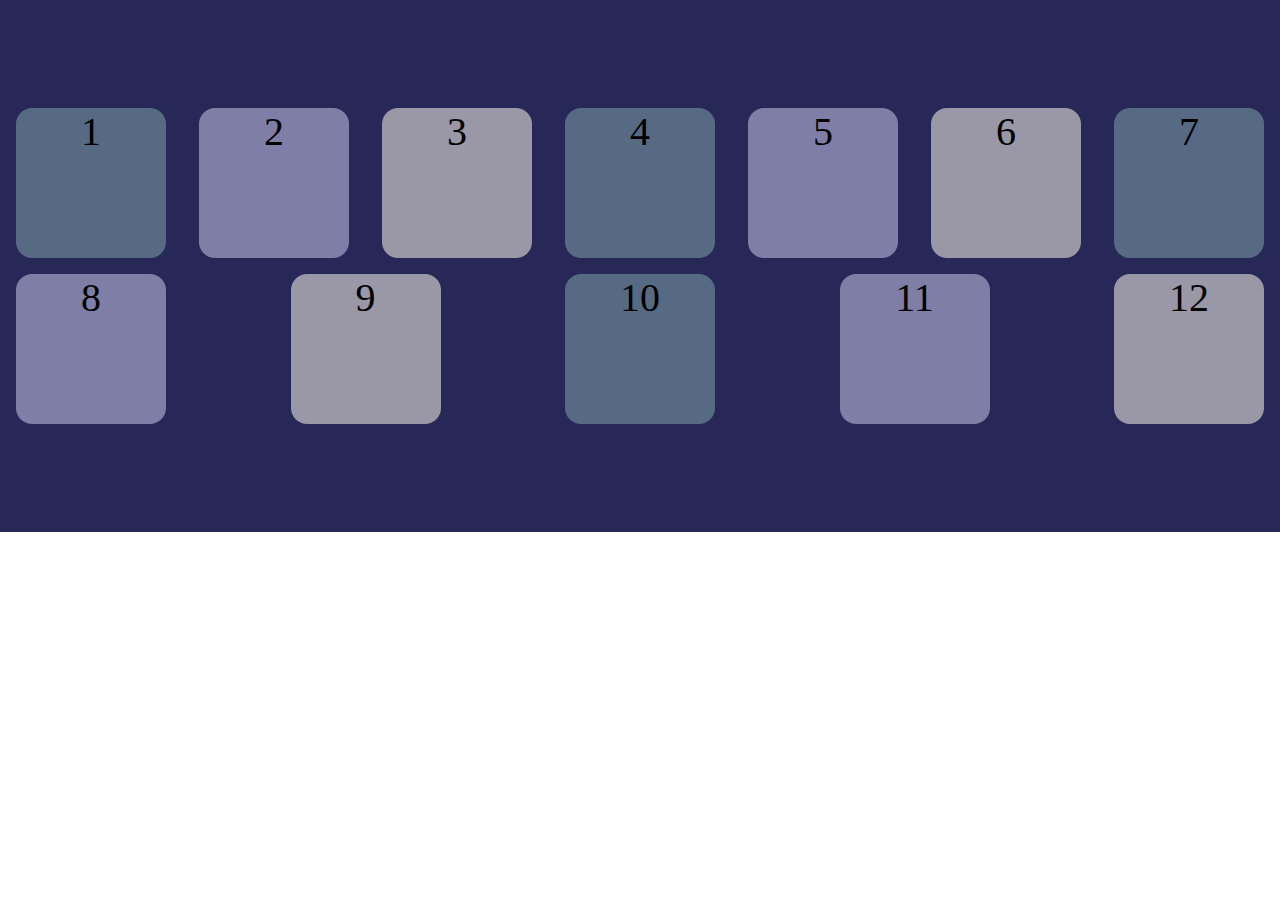
<file: Aulas/flexbox/index.html>
<!DOCTYPE html>
<html lang="pt-br">
<head>
    <meta charset="UTF-8">
    <meta http-equiv="X-UA-Compatible" content="IE=edge">
    <meta name="viewport" content="width=device-width, initial-scale=1.0">
    <title>FlexBox</title>
    <style>
       *{
            margin: 0;
        }
        .container{
            background-color: #1a1b4df1;
            padding: 16px;
            height: 500px;
            display: flex;
            flex-direction: row;
            justify-content: space-between;
            align-items: flex-end;
            flex-wrap: wrap;
            align-content: center;
            row-gap: 16px;
            column-gap: 16px;

        }
        .caixa1{
            background-color: #566a83;
            height: 150px;
            width: 150px;
            text-align: center;
            font-size: 40px;
            border-radius: 16px;
        }
        .caixa2{
            background-color: #7e7ea7;
            height: 150px;
            width: 150px;
            text-align: center;
            font-size: 40px;
            border-radius: 16px;
        }
        .caixa3{
            background-color: #9a98a7;
            height: 150px;
            width: 150px;
            text-align: center;
            font-size: 40px;
            border-radius: 16px;
        }

    </style>
</head>
<body>
    <main class="container">
        <div class="caixa1">1</div>
        <div class="caixa2">2</div>
        <div class="caixa3">3</div>

        <div class="caixa1">4</div> 
        <div class="caixa2">5</div>
        <div class="caixa3">6</div>
        
        <div class="caixa1">7</div>
        <div class="caixa2">8</div>
        <div class="caixa3">9</div>

        <div class="caixa1">10</div>
        <div class="caixa2">11</div>
        <div class="caixa3">12</div>
    </main>
</body>
</html>
</file>
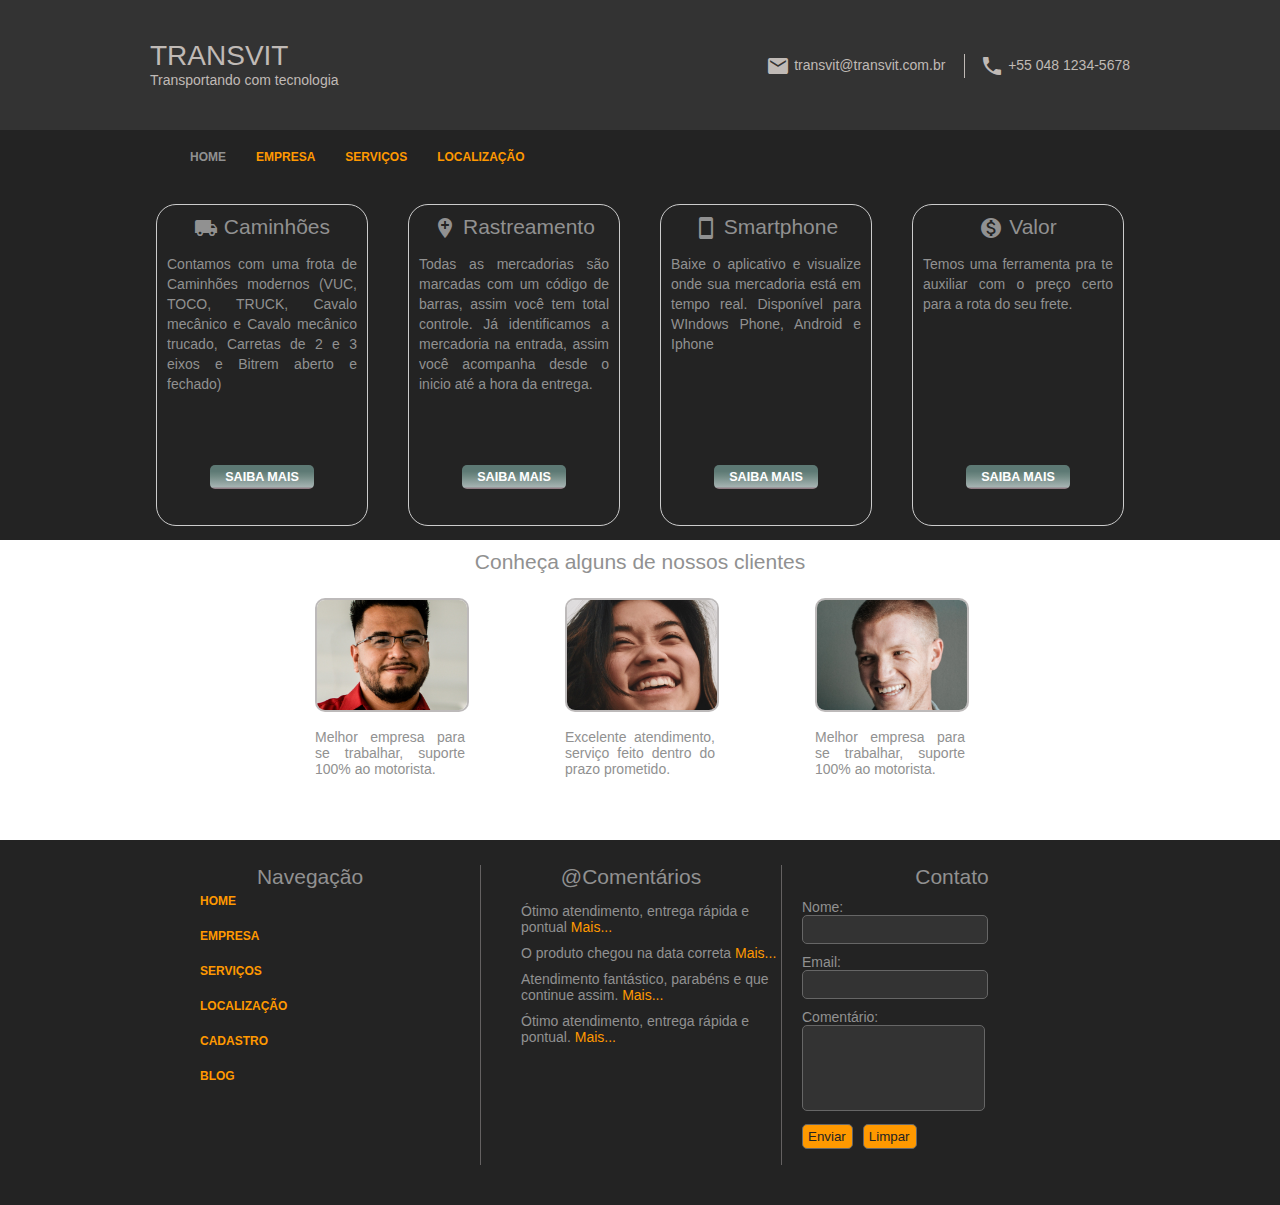
<file: Aulas/Transportadora/index.html>
<!DOCTYPE html>
<html lang="pt-br">
<head>
    <meta charset="UTF-8">
    <meta name="viewport" content="width=device-width, initial-scale=1.0">
    <title>Transportadora</title>
    <link href="transvit.css" rel="stylesheet" type="text/css">
    <link href="https://fonts.googleapis.com/css2?family=Material+Icons" rel="stylesheet" type="text/css"/>
    <link rel="shortcut icon" href="img/favicon.png" type="image/x-icon" />
</head>
<body>
    <!--cabeçalho-->
    <div id="topo">
        <header>
            <div id="grupo">
                <h1><a href="index.html">TRANSVIT</a></h1>
                <h2>Transportando com tecnologia</h2>
            </div>
            <div id="header-contato">
                <ul>
                    <li>
                        <span class="material-icons">mail</span>
                        <a href="#">transvit@transvit.com.br</a>
                    </li>
                    <li>
                        <span class="material-icons">call</span>
                        +55 048 1234-5678
                    </li>
                </ul>
            </div>
        </header>
        <!--fim do cabeçalho-->
    </div>
<!--inicio do menu-->
<nav class="home">
    <ul>
        <li class="link_home">
            <a href="index.html" title="Página inicial">Home</a>
        </li>
        <li class="link_empresa">
            <a href="empresa.html" title="Nossa empresa">Empresa</a>
        </li>
        <li>
            <a href="servico.html" title="Serviços">Serviços</a>
        </li>
        <li>
            <a href="localizacao.html" title="Localizaçao">Localização</a>
        </li>
    </ul>
</nav>
<!--fim menu-->
<!--conteúdo-->
    <main>
        <section class="sectionMain">
            <article>
                <h1>
                    <span class="material-icons">local_shipping</span>
                    Caminhões
                </h1>
                <p>
                    Contamos com uma frota de Caminhões modernos
                    (VUC, TOCO, TRUCK, Cavalo mecânico e Cavalo
                    mecânico trucado, Carretas de 2 e 3 eixos
                    e Bitrem aberto e fechado)
                </p>
            </article>
            <footer>
                <a href="#" class="botao saiba_mais_caminhoes">
                    Saiba mais 
                </a>
            </footer>
        </section>
        <section class="sectionMain">
            <article>
                <h1>
                    <span class="material-icons">add_location</span>
                    Rastreamento
                </h1>
                <p>
                    Todas as mercadorias são marcadas com um código
                    de barras, assim você tem total controle. Já identificamos
                    a mercadoria na entrada, assim você acompanha desde o inicio
                    até a hora da entrega.
                </p>
            </article>
            <footer>
                <a href="#" class="botao saiba_mais_rastreamento">
                    Saiba mais 
                </a>
            </footer>
        </section>
        <section class="sectionMain">
            <article>
                <h1>
                    <span class="material-icons">smartphone</span>
                    Smartphone
                </h1>
                <p>
                    Baixe o aplicativo e visualize onde sua mercadoria está 
                    em tempo real. Disponível para WIndows Phone, Android e Iphone
                </p>
            </article>
            <footer>
                <a href="#" class="botao saiba_mais_smartphone">
                    Saiba mais 
                </a>
            </footer>
        </section>
        <section class="sectionMain">
            <article>
                <h1>
                    <span class="material-icons">monetization_on</span>
                    Valor
                </h1>
                <p>
                    Temos uma ferramenta pra te auxiliar com o preço certo para a rota do seu frete.
                </p>
            </article>
            <footer>
                <a href="#" class="botao saiba_mais_valor">
                    Saiba mais 
                </a>
            </footer>
        </section>
    </main>
    <section id="sectionCliente">
        <h1>Conheça alguns de nossos clientes</h1>
        <div id="conteudoCliente">
            <article>
                <figure>
                    <img src="img/feliz1.jpg" >
                    <figcaption class="text-cliente">
                        <p> 
                            Melhor empresa para se trabalhar, suporte 100% ao motorista.
                        </p>
                    </figcaption>
                </figure>
            </article>
            <article>
                <figure>
                    <img src="img/feliz3.jpg" >
                    <figcaption class="text-cliente">
                        <p> Excelente atendimento, serviço feito dentro do prazo prometido.
                        </p>
                    </figcaption>
                </figure>
            </article>
            <article>
                <figure>
                    <img src="img/feliz2.jpg" >
                    <figcaption class="text-cliente">
                        <p> Melhor empresa para se trabalhar, suporte 100% ao motorista.</p>
                    </figcaption>
                </figure>
            </article>
            </article>
        </div>
    </section>
    <!--fim do conteudo-->
    <!--inicio do rodape-->
    <div id="container_footer">
        <footer id="rodape">   
            <nav id="rodape_nav">
                <h2 class="rodape_title">Navegação</h2>
                <ul>
                    <li><a href="index.html">Home</a></li>
                    <li><a href="empresa.html">Empresa</a></li>
                    <li><a href="servico.html">Serviços</a></li>
                    <li><a href="localizacao.html">Localização</a></li>
                    <li><a href="cadastro.html">Cadastro</a></li>
                    <li><a href="#">Blog</a></li>
                </ul>
            </nav>
            <div id="rodape_comentarios">
                <h2 class="rodape_title">@Comentários</h2>
                <ul>
                    <li>
                        <span>Ótimo atendimento, entrega rápida e pontual</span>
                        <a href="#">Mais...</a>
                    </li>
                    <li>
                        <span>O produto chegou na data correta</span>
                        <a href="#">Mais...</a>
                    </li>
                    <li>
                        <span>Atendimento fantástico, parabéns e que continue assim.</span>
                        <a href="#">Mais...</a>
                    </li>
                    <li>
                        <span>Ótimo atendimento, entrega rápida e pontual.</span>
                        <a href="#">Mais...</a>
                    </li>
                </ul>
            </div>
            <div id="caixa_formulario">
                <form action="" method="post">
                    <h2 class="rodape_title">Contato</h2>
                    <label>Nome:</label>
                    <input type="text" name="nome" minlength="4" >

                    <label>Email:</label>
                    <input type="email" name="email" minlength="30" >
                    
                    <label>Comentário:</label>
                    <textarea name="comentario" maxlength="140"></textarea>
                    <div id="botoes">
                        <input type="submit" value="Enviar">
                        <input type="reset" value="Limpar">
                    </div>
                </form>
            </div>
        </footer>
    </div>
    </body>
</html>
</file>
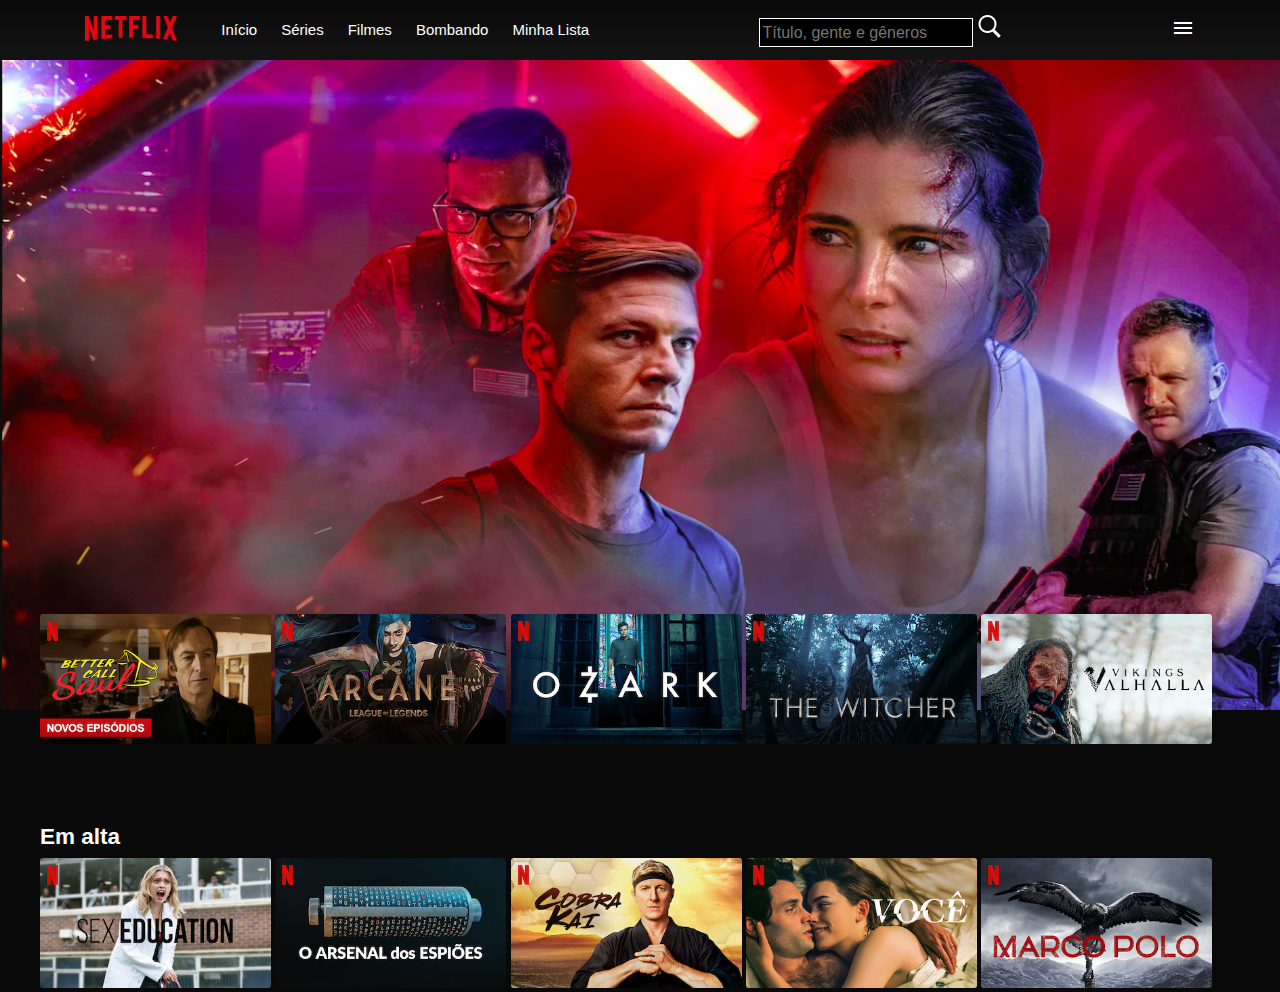
<file: Netflix/layoutPadrao/index.html>
<!DOCTYPE html>
<html lang="pt-br">
    <head>
        <meta charset="UTF-8">
        <meta http-equiv="X-UA-Compatible" content="IE=edge">
        <meta name="viewport" content="width=device-width, initial-scale=1.0">
        <title>Início-Netflix</title>
        <link rel="icon" type="image/x-icon" href="icon1.png">
        <link href="layout.css" rel="stylesheet" type="text/css" />
        <link rel="stylesheet" href="https://fonts.googleapis.com/css2?family=Material+Symbols+Outlined:opsz,wght,FILL,GRAD@48,400,0,0" />
    </head>
    <body>
        <header>
            <div class="mainHeader">
                <img src="netflix-logo-5-192x60.png" height="25" title="netflix"></div>
                <ul class="menu">
                <li id="navegacao"> 
                    <a>Início</a>
                </li>
                <li id="navegacao">
                    <a>Séries</a>
                </li>
                <li id="navegacao">
                    <a>Filmes</a>
                </li>
                <li id="navegacao">
                    <a>Bombando</a>
                </li>
                <li id="navegacao">
                    <a>Minha Lista</a>
                </li>
            </ul>
            <div>
                <form action="">
                    <input id="pesquisa" type="text" placeholder="Título, gente e gêneros"> 
                    <img src="pesquisa.png">
                </form>
            </div>
            <div>
                <span class="material-symbols-outlined">
                    menu
                    </span>
            </div>
        </header>
        <main>
            <div>
               <img src="banner.png" id="banner"  alt="imagem banner">
            </div> 
            <div class="slide1"> 
                <img src="/Netflix/imagem/img1.jpg" id="imagem_slide"  alt="imagem um">
                <img src="/Netflix/imagem/img2.jpg"  id="imagem_slide"  alt="imagem dois">
                <img src="/Netflix/imagem/img3.jpg"  id="imagem_slide"  alt="imagem três">
                <img src="/Netflix/imagem/img4.jpg"  id="imagem_slide"  alt="imagem quatro">
                <img src="/Netflix/imagem/img5.jpg"  id="imagem_slide"  alt="imagem cinco  ">
                
            </div>
            <div class="titulo">
                <h2>Em alta</h2>
            </div>
            <div class="slide2">
                <img src="/Netflix/imagem/img6.jpg"  id="imagem_slide"  alt="imagem cinco  ">
                <img src="/Netflix/imagem/img7.jpg"  id="imagem_slide"  alt="imagem cinco  ">
                <img src="/Netflix/imagem/img8.jpg"  id="imagem_slide"  alt="imagem cinco  ">
                <img src="/Netflix/imagem/img9.jpg"  id="imagem_slide"  alt="imagem cinco  ">
                <img src="/Netflix/imagem/img10.jpg"  id="imagem_slide"  alt="imagem cinco  ">  
            
            </div>
        </main>
    </body>        
</html
</file>
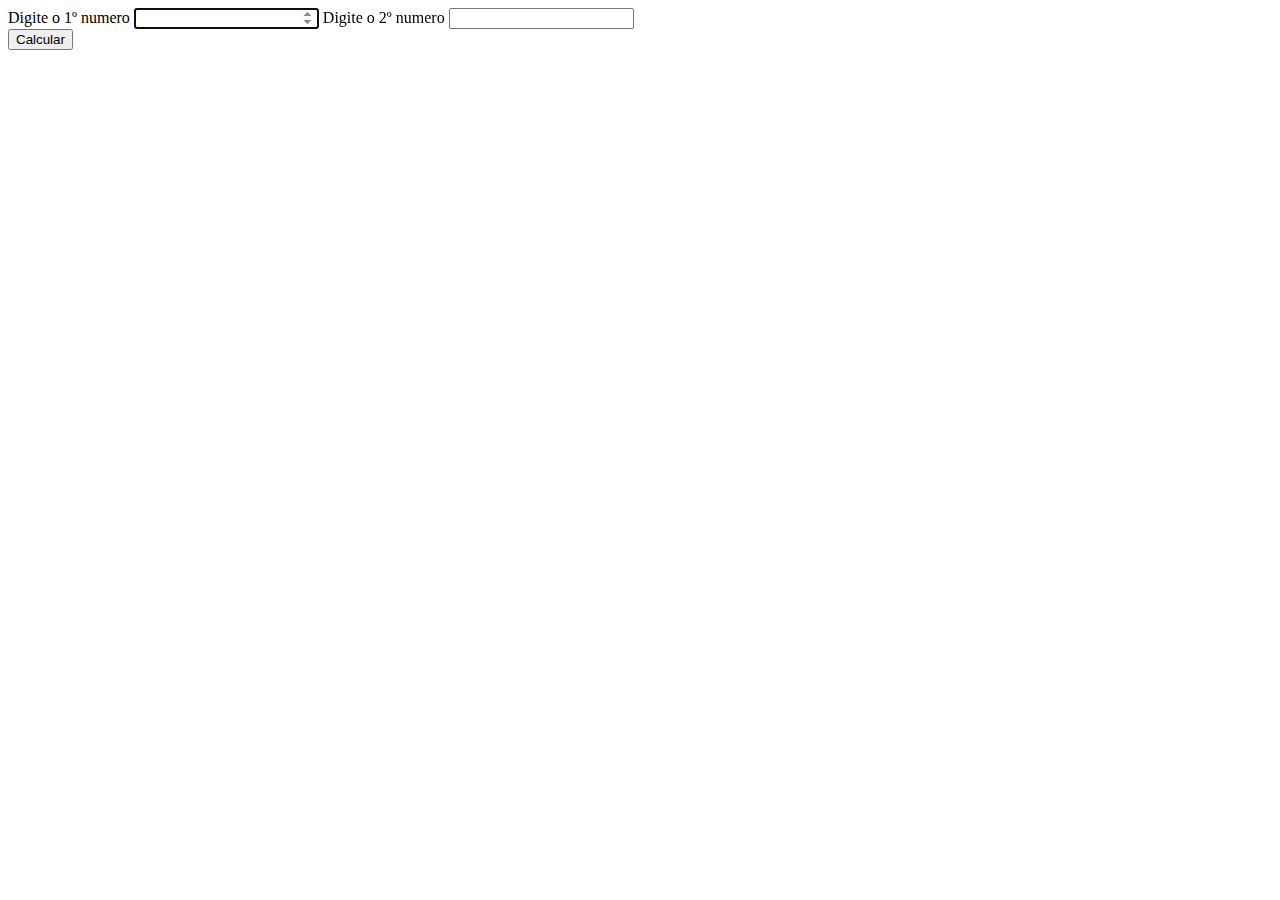
<file: Aulas/JavaScript/tabuada.html>
<!DOCTYPE html>
<html lang="en">
<head>
    <meta charset="UTF-8">
    <meta http-equiv="X-UA-Compatible" content="IE=edge">
    <meta name="viewport" content="width=device-width, initial-scale=1.0">
    <title>Document</title>
    <script src="tabuada.js"></script>
    <style></style>
</head>
<body>
    <form>
        
        <label>Digite o 1º numero</label>
        <input type="number" name="tab1" id="tab1" autofocus>

        <label>Digite o 2º numero</label>
        <input type="number" name="tab2" id="tab2" autofocus>
        
        
    </form>
    <button onclick="calcular()">Calcular</button>
</body>
</html>
</file>
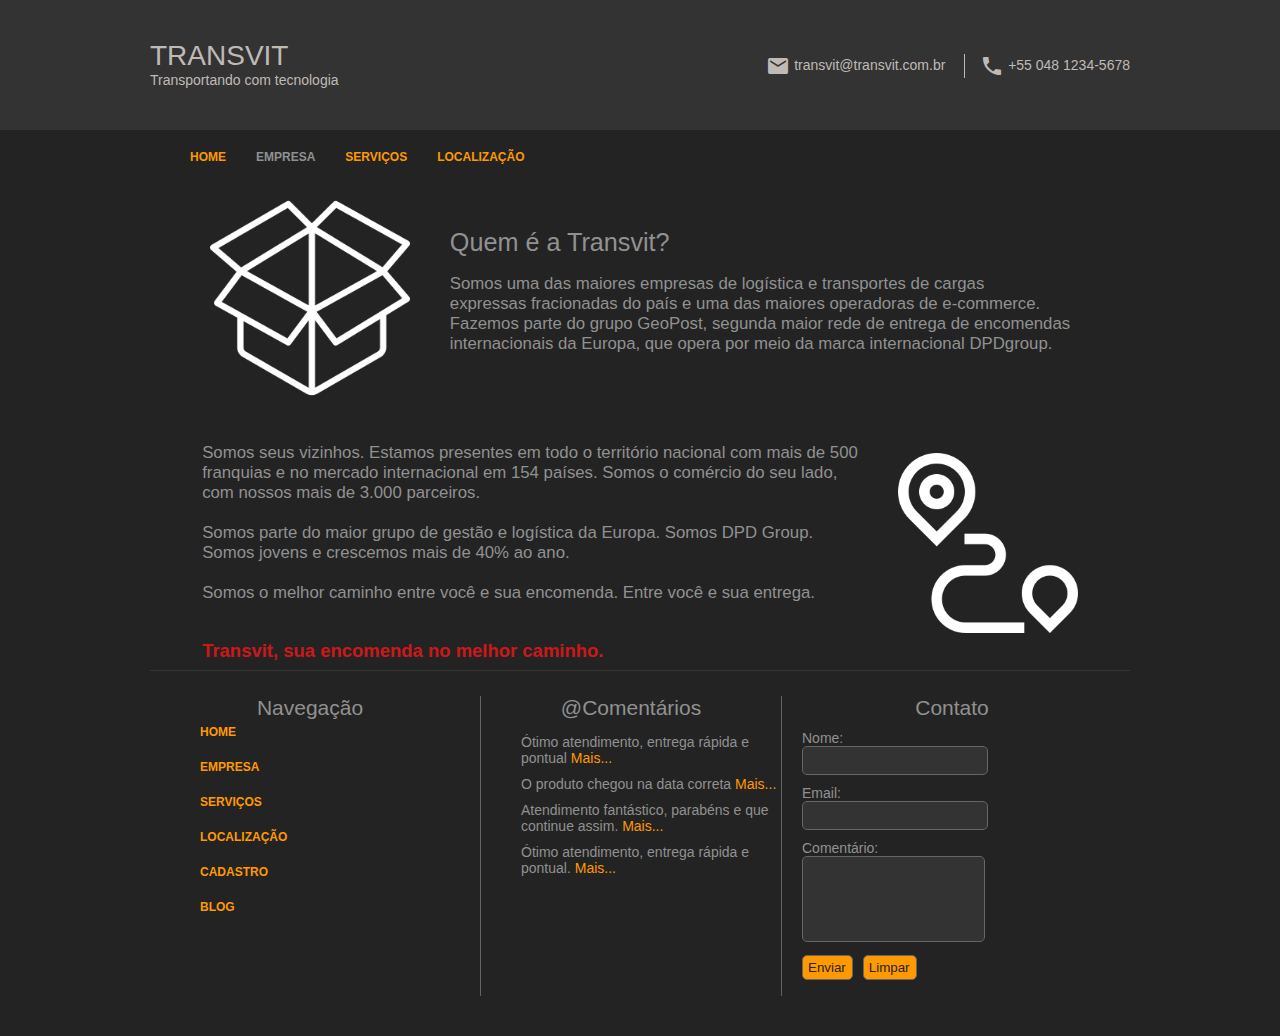
<file: Aulas/Transportadora/empresa.html>
<!DOCTYPE html>
<html lang="pt-br">
<head>
    <meta charset="UTF-8">
    <meta name="viewport" content="width=device-width, initial-scale=1.0">
    <title>Empresa</title>
    <link href="transvit.css" rel="stylesheet" type="text/css">
    <link href="https://fonts.googleapis.com/css2?family=Material+Icons" rel="stylesheet" type="text/css"/>
</head>
<body>
    <!--cabeçalho-->
    <div id="topo">
        <header>
            <div id="grupo">
                <h1><a href="index.html">TRANSVIT</a></h1>
                <h2>Transportando com tecnologia</h2>
            </div>
            <div id="header-contato">
                <ul>
                    <li>
                        <span class="material-icons">mail</span>
                        <a href="#">transvit@transvit.com.br</a>
                    </li>
                    <li>
                        <span class="material-icons">call</span>
                        +55 048 1234-5678
                    </li>
                </ul>
            </div>
        </header>
        <!--fim do cabeçalho-->
    </div>
<!--inicio do menu-->
<nav class="empresa">
    <ul>
        <li>
            <a href="index.html" title="Página inicial">Home</a>
        </li>
        <li class="link_empresa">
            <a href="empresa.html" title="Nossa empresa">Empresa</a>
        </li>
        <li>
            <a href="servico.html" title="Serviços">Serviços</a>
        </li>
        <li>
            <a href="localizacao.html" title="Localizaçao">Localização</a>
        </li>
    </ul>
</nav>
<!--fim menu-->
<!--conteúdo-->
    <main class="mainEmpresa">
            <div id="imgEmpresa">
                <img src="img/caixa.png" width="200" alt="caixa">
            </div>
            <div id="text-Empresa">
                <h1>Quem é a Transvit?</h1>
                <p>Somos uma das maiores empresas de logística e transportes de cargas<br>
                    expressas fracionadas do país e uma das maiores operadoras de e-commerce.<br>
                    Fazemos parte do grupo GeoPost, segunda maior rede de entrega de encomendas<br>
                    internacionais da Europa, que opera por meio da marca internacional DPDgroup.
                </p>
            </div>
            <div id="text-Empresa">
                <p>Somos seus vizinhos. Estamos presentes em todo o território nacional com mais de 500<br>
                    franquias e no mercado internacional em 154 países. Somos o comércio do seu lado,<br>
                    com nossos mais de 3.000 parceiros.<br><br>

                    Somos parte do maior grupo de gestão e logística da Europa. Somos DPD Group.<br>
                    Somos jovens e crescemos mais de 40% ao ano.<br><br>
                    
                    Somos o melhor caminho entre você e sua encomenda. Entre você e sua entrega.
                </p>
                <br>
                <strong id="text-destaque-empresa">Transvit, sua encomenda no melhor caminho.</strong>
            </div>
            <div id="imgEmpresa">
                <img src="img/delivery.png" width="180" alt="caixa">
            </div>
    </main>
    <!--fim do conteudo-->
    <!--inicio do rodape-->
    <div id="container_footer">
        <footer id="rodape">   
            <nav id="rodape_nav">
                <h2 class="rodape_title">Navegação</h2>
                <ul>
                    <li><a href="index.html">Home</a></li>
                    <li><a href="empresa.html">Empresa</a></li>
                    <li><a href="servico.html">Serviços</a></li>
                    <li><a href="localizacao.html">Localização</a></li>
                    <li><a href="cadastro.html">Cadastro</a></li>
                    <li><a href="#">Blog</a></li>
                </ul>
            </nav>
            <div id="rodape_comentarios">
                <h2 class="rodape_title">@Comentários</h2>
                <ul>
                    <li>
                        <span>Ótimo atendimento, entrega rápida e pontual</span>
                        <a href="#">Mais...</a>
                    </li>
                    <li>
                        <span>O produto chegou na data correta</span>
                        <a href="#">Mais...</a>
                    </li>
                    <li>
                        <span>Atendimento fantástico, parabéns e que continue assim.</span>
                        <a href="#">Mais...</a>
                    </li>
                    <li>
                        <span>Ótimo atendimento, entrega rápida e pontual.</span>
                        <a href="#">Mais...</a>
                    </li>
                </ul>
            </div>
            <div id="caixa_formulario">
                <form action="" method="post">
                    <h2 class="rodape_title">Contato</h2>
                    <label>Nome:</label>
                    <input type="text" name="nome" minlength="4" >

                    <label>Email:</label>
                    <input type="email" name="email" minlength="30" >
                    
                    <label>Comentário:</label>
                    <textarea name="comentario" maxlength="140"></textarea>
                    <div id="botoes">
                        <input type="submit" value="Enviar">
                        <input type="reset" value="Limpar">
                    </div>
                </form>
            </div>
        </footer>
    </div>
    </body>
</html>
</file>
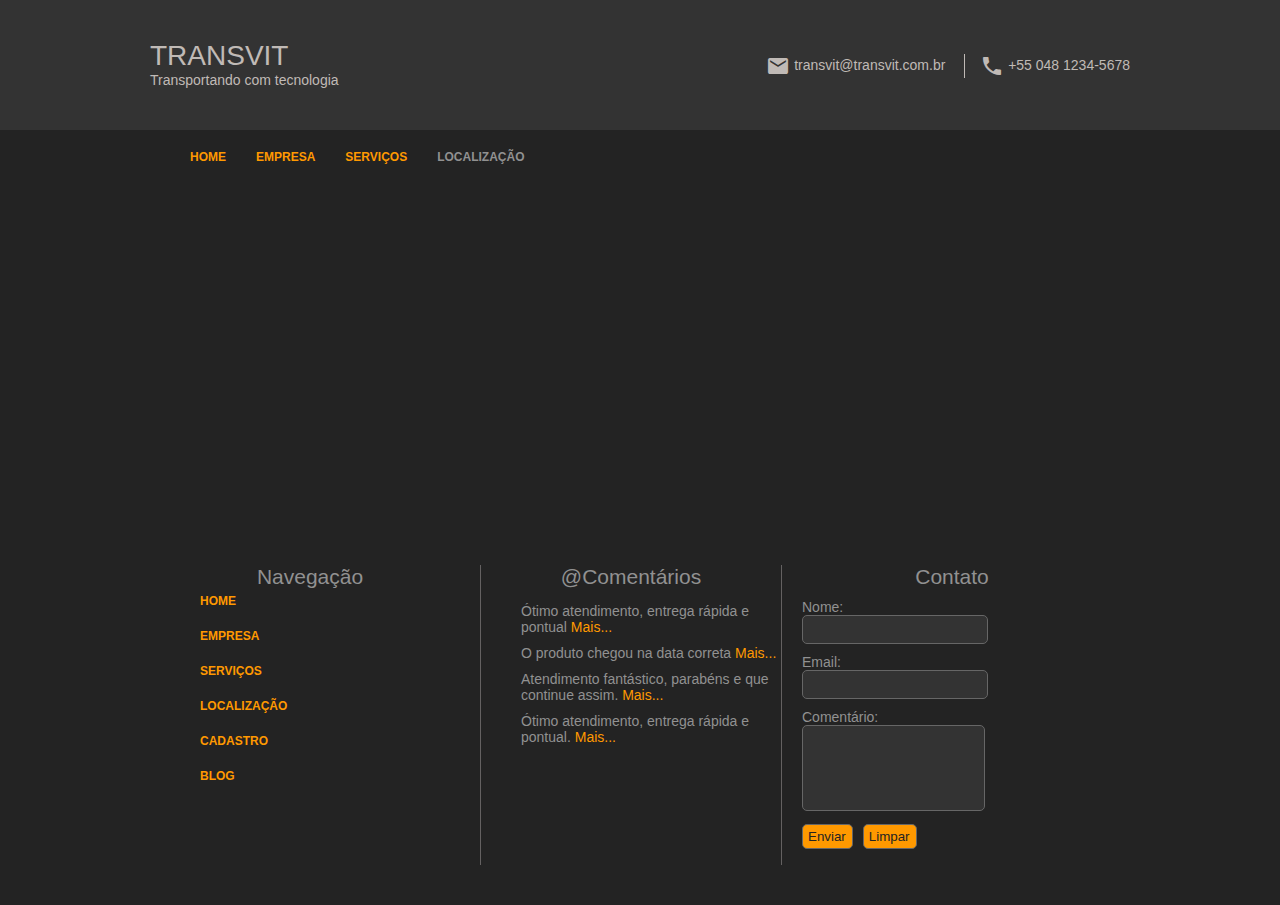
<file: Aulas/Transportadora/localizacao.html>
<!DOCTYPE html>
<html lang="pt-br">
<head>
    <meta charset="UTF-8">
    <meta name="viewport" content="width=device-width, initial-scale=1.0">
    <title>Transportadora</title>
    <link href="transvit.css" rel="stylesheet" type="text/css">
    <link href="https://fonts.googleapis.com/css2?family=Material+Icons" rel="stylesheet" type="text/css"/>
</head>
<body>
    <!--cabeçalho-->
    <div id="topo">
        <header>
            <div id="grupo">
                <h1><a href="index.html">TRANSVIT</a></h1>
                <h2>Transportando com tecnologia</h2>
            </div>
            <div id="header-contato">
                <ul>
                    <li>
                        <span class="material-icons">mail</span>
                        <a href="#">transvit@transvit.com.br</a>
                    </li>
                    <li>
                        <span class="material-icons">call</span>
                        +55 048 1234-5678
                    </li>
                </ul>
            </div>
        </header>
        <!--fim do cabeçalho-->
    </div>
<!--inicio do menu-->
<nav class="localizacao">
    <ul>
        <li>
            <a href="index.html" title="Página inicial">Home</a>
        </li>
        <li>
            <a href="empresa.html" title="Nossa empresa">Empresa</a>
        </li>
        <li>
            <a href="servico.html" title="Serviços">Serviços</a>
        </li>
        <li class="link_localizacao">
            <a href="localizacao.html" title="Localizaçao">Localização</a>
        </li>
    </ul>
</nav>
<!--fim menu-->
<!--conteúdo-->
    <main>
       
    </main>
    
    <!--fim do conteudo-->
    <!--inicio do rodape-->
    <div id="container_footer">
        <footer id="rodape">   
            <nav id="rodape_nav">
                <h2 class="rodape_title">Navegação</h2>
                <ul>
                    <li><a href="index.html">Home</a></li>
                    <li><a href="empresa.html">Empresa</a></li>
                    <li><a href="servico.html">Serviços</a></li>
                    <li><a href="localizacao.html">Localização</a></li>
                    <li><a href="cadastro.html">Cadastro</a></li>
                    <li><a href="#">Blog</a></li>
                </ul>
            </nav>
            <div id="rodape_comentarios">
                <h2 class="rodape_title">@Comentários</h2>
                <ul>
                    <li>
                        <span>Ótimo atendimento, entrega rápida e pontual</span>
                        <a href="#">Mais...</a>
                    </li>
                    <li>
                        <span>O produto chegou na data correta</span>
                        <a href="#">Mais...</a>
                    </li>
                    <li>
                        <span>Atendimento fantástico, parabéns e que continue assim.</span>
                        <a href="#">Mais...</a>
                    </li>
                    <li>
                        <span>Ótimo atendimento, entrega rápida e pontual.</span>
                        <a href="#">Mais...</a>
                    </li>
                </ul>
            </div>
            <div id="caixa_formulario">
                <form action="" method="post">
                    <h2 class="rodape_title">Contato</h2>
                    <label>Nome:</label>
                    <input type="text" name="nome" minlength="4" >

                    <label>Email:</label>
                    <input type="email" name="email" minlength="30" >
                    
                    <label>Comentário:</label>
                    <textarea name="comentario" maxlength="140"></textarea>
                    <div id="botoes">
                        <input type="submit" value="Enviar">
                        <input type="reset" value="Limpar">
                    </div>
                </form>
            </div>
        </footer>
    </div>
    </body>
</html>
</file>
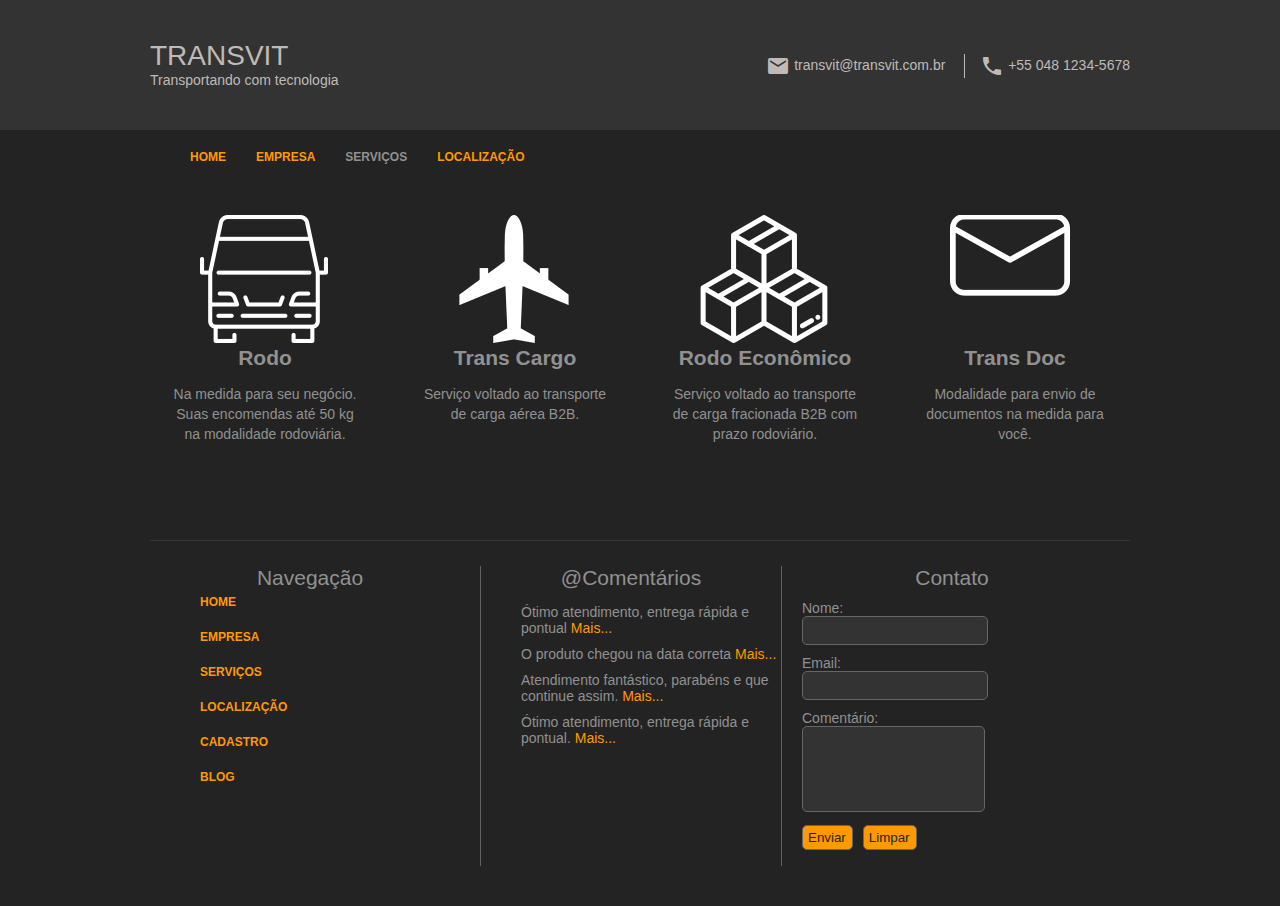
<file: Aulas/Transportadora/servico.html>
<!DOCTYPE html>
<html lang="pt-br">
<head>
    <meta charset="UTF-8">
    <meta name="viewport" content="width=device-width, initial-scale=1.0">
    <title>Serviços</title>
    <link href="transvit.css" rel="stylesheet" type="text/css">
    <link href="https://fonts.googleapis.com/css2?family=Material+Icons" rel="stylesheet" type="text/css"/>
</head>
<body>
    <!--cabeçalho-->
    <div id="topo">
        <header>
            <div id="grupo">
                <h1><a href="index.html">TRANSVIT</a></h1>
                <h2>Transportando com tecnologia</h2>
            </div>
            <div id="header-contato">
                <ul>
                    <li>
                        <span class="material-icons">mail</span>
                        <a href="#">transvit@transvit.com.br</a>
                    </li>
                    <li>
                        <span class="material-icons">call</span>
                        +55 048 1234-5678
                    </li>
                </ul>
            </div>
        </header>
        <!--fim do cabeçalho-->
    </div>
<!--inicio do menu-->
<nav class="servico">
    <ul>
        <li>
            <a href="index.html" title="Página inicial">Home</a>
        </li>
        <li>
            <a href="empresa.html" title="Nossa empresa">Empresa</a>
        </li>
        <li class="link_servico">
            <a href="servico.html" title="Serviços">Serviços</a>
        </li>
        <li>
            <a href="localizacao.html" title="Localizaçao">Localização</a>
        </li>
    </ul>
</nav>
<!--fim menu-->

<!--conteúdo-->
    <main class="mainServico">
        <section class="sectionMainServico">
            <img id="imgServico" src="img/van.png" alt="van rodo">
            <article>
                <h1>
                    <strong>Rodo</strong>
                </h1>
                <p>
                    Na medida para seu negócio.
                    Suas encomendas até 50 kg
                    na modalidade rodoviária.
                </p>
            </article>
        </section>
        <section class="sectionMainServico">
            <img id="imgServico" src="img/plane.png" alt="plane cargo">            
            <article>
                <h1>
                   <strong> Trans Cargo </strong>
                </h1>
                <p>
                    Serviço voltado
                      ao transporte
                    de carga aérea B2B.
                </p>
            </article>
        </section>
        <section class="sectionMainServico">
            <img id="imgServico" src="img/supplies.png" alt="supplies rodo">
            <article>
                <h1>
                    <strong>Rodo Econômico </strong>
                </h1>
                <p>
                    Serviço voltado ao transporte
                    de carga fracionada B2B
                    com prazo rodoviário.
                </p>
            </article>
        </section>
        <section class="sectionMainServico">
            <img id="imgServico" src="img/letter.png" alt="letter doc">
            <article>
                <h1>
                    <strong>Trans Doc </strong>
                </h1>
                <p>
                    Modalidade para envio
                    de documentos na
                    medida para você.
                </p>
            </article>
        </section>
    </main>
    <!--fim do conteudo-->

    <!--inicio do rodape-->
    <div id="container_footer">
        <footer id="rodape">   
            <nav id="rodape_nav">
                <h2 class="rodape_title">Navegação</h2>
                <ul>
                    <li><a href="index.html">Home</a></li>
                    <li><a href="empresa.html">Empresa</a></li>
                    <li><a href="servico.html">Serviços</a></li>
                    <li><a href="localizacao.html">Localização</a></li>
                    <li><a href="cadastro.html">Cadastro</a></li>
                    <li><a href="#">Blog</a></li>
                </ul>
            </nav>
            <div id="rodape_comentarios">
                <h2 class="rodape_title">@Comentários</h2>
                <ul>
                    <li>
                        <span>Ótimo atendimento, entrega rápida e pontual</span>
                        <a href="#">Mais...</a>
                    </li>
                    <li>
                        <span>O produto chegou na data correta</span>
                        <a href="#">Mais...</a>
                    </li>
                    <li>
                        <span>Atendimento fantástico, parabéns e que continue assim.</span>
                        <a href="#">Mais...</a>
                    </li>
                    <li>
                        <span>Ótimo atendimento, entrega rápida e pontual.</span>
                        <a href="#">Mais...</a>
                    </li>
                </ul>
            </div>
            <div id="caixa_formulario">
                <form action="" method="post">
                    <h2 class="rodape_title">Contato</h2>
                    <label>Nome:</label>
                    <input type="text" name="nome" minlength="4" >

                    <label>Email:</label>
                    <input type="email" name="email" minlength="30" >
                    
                    <label>Comentário:</label>
                    <textarea name="comentario" maxlength="140"></textarea>
                    <div id="botoes">
                        <input type="submit" value="Enviar">
                        <input type="reset" value="Limpar">
                    </div>
                </form>
            </div>
        </footer>
    </div>
    </body>
</html>
</file>
<file: Aulas/Transportadora/transvit.css>
body{
    margin: 0px;
    padding: 0px;
    font-size: 14px;
    color: #919191;
    background-color: #232323;
    font-family: Arial, Helvetica, sans-serif;
}
div#topo{
    width: 100%;
    height: auto;
    /*border: 1px solid red;*/
}
header{
    width: 980px;
    height: 50px;
    padding: 40px;
    margin-left: auto;
    margin-right: auto;
    display: grid;
    grid-template-columns: 350px 630px;
    /*border: 1px solid green;*/
}
header #header-contato{
    text-align: right;
}
/*inicio - configurar os h...*/
h1,h2,h3,h4,h5,h6{
    margin: 0 0 0 0;
    font-size: 1.5em;
    font-weight: normal;
}

#grupo h1{
    font-size: 2em;
}
#grupo h2{
    font-size: 1em;
}
header #header-contato li{
    display: inline-block;
    border-left: 1px solid #c0bab6;
    padding: 0 0 0 15px;
    margin: 0 0 0  15px;
}
header #header-contato li:first-child{
    margin: 0;
    padding: 0;
    border: none;
}
#topo, #topo a{
    color: #c0bab6;
    background-color: #333333;
    text-decoration: none;
}
span.material-icons{
    vertical-align: middle;
}

/*menu*/
a{
    color: #FF9900;
    text-decoration: none;
    
}
nav{
    width: 980px;
    height: 60px;
    margin-left: auto;
    margin-right: auto;
    padding: 0px;
}
nav ul{
    margin: 0px;
    list-style: none;
    text-transform: uppercase;
    font-size: 12px;
}
nav li{
    float: left;
    margin: 0 30px 0 0;
}
nav li a{
    display: block;
    padding: 20px 0;
    font-weight: bold;
}

nav.home li.link_home a, nav a:hover{
    color: #919191;
}

nav.empresa li.link_empresa a, nav a:hover {
    color: #919191;
}

nav.servico li.link_servico a, nav a:hover {
    color: #919191;
}

nav.localizacao li.link_localizacao a, nav a:hover {
    color: #919191;
}

main{
    width: 980px;
    height: 350px;
    margin-left: auto;
    margin-right: auto;

    display: flex;
    flex-direction: row;
    justify-content: center;
    align-items: center;
    flex-wrap: wrap;
    row-gap: 10px;
    column-gap: 40px;
}
.sectionMain{
    width: 190px;
    height: 300px;
    border: 1px solid #CCC;
    border-radius: 20px;
    padding: 10px;
}
.sectionMain h1{
    text-align: center;
}
.sectionMain p{
    line-height: 20px;
    text-align: justify;
}
.sectionMain article {
    height: 250px;
}
.sectionMain footer{
    text-align: center;
}

.botao{
    display: inline-block;
    font-weight: bold;
    text-transform: uppercase;
    font-size: .9em;
    padding: 5px 15px;
    background: linear-gradient(180deg, rgb(93, 121, 116) 26%, rgb(113, 138, 132) 47%, rgba(164,178,177,1) 90%, rgba(138,110,120,1) 100%, rgba(154,122,122,1) 100%, rgba(35,35,35,1) 100%);
    border-radius: 5px;
    border-color: #988a55;
    transition: 0.5s;
    -webkit-animation: puff-in-hor 0.7s cubic-bezier(0.470, 0.000, 0.745, 0.715) both;
    animation: puff-in-hor 0.7s cubic-bezier(0.470, 0.000, 0.745, 0.715) both;
}
a.botao{
    color: #fff
    
}

.botao:hover{
    margin-top: -5px;
}

#sectionCliente{
    height: 300px;
    width: 100%;
    background-color: #fff;
}

#sectionCliente h1{
    text-align: center;
    padding-top: 10px;
}

#conteudoCliente{
    height: 250px;
    width: 750px;
    margin-left: auto;
    margin-right: auto;
    display: grid;
    grid-template-columns: 250px 250px 250px;
}

#conteudoCliente article{
    border-radius: 10px;
    margin: 10px;
    transition: 0.8s;
    
}
#conteudoCliente article:hover{
    margin-top: -4px;
    background-color: #69666615;
}

#conteudoCliente img{
    border-radius: 10px;
    border: 2px solid #68626270;
    width:150px;
    height: 110px;  
    object-fit: cover;
    
}

#conteudoCliente .text-cliente {
    text-align: justify;
    /*faltando coisa aqui*/

}

#container_footer{
    width: 100%;
    height: 350px
}

#rodape{
    width: 980px;
    margin-top: 15px;
    margin-left: auto;
    margin-right: auto;
}
#rodape_comentarios,#rodape_nav, #caixa_formulario{
    width: 300px;
    height: 300px;
    float: left;
    margin: 10px;
}

.rodape_title{
    text-align: center;
}

#rodape_nav li a{
    height: 25px;
}

#rodape_comentarios{
    border-left: 1px solid #646161;
    border-right: 1px solid #646161;
}

#rodape_comentarios li{
    list-style: none;
    margin-bottom: 10px;
}

#caixa_formulario label{
    margin-top: 10px;
    display: block;
}

#caixa_formulario input{
    height: 25px;
}

#caixa_formulario textarea{
    width: 174px;
    height: 80px;
    resize: none;
}

#caixa_formulario input, #caixa_formulario textarea{
    border-radius: 5px;
    padding-left: 5px;
    color: #FFF;
    background-color: #333333;
    border: 1px solid #666666;
}

#botoes{
    display: flex;
    margin-top: 10px;
}

#caixa_formulario input[type = submit], #caixa_formulario input[type = reset]{
    background-color: #FF9900;
    margin-left: 10px;
    cursor: pointer;
    color: #232323;
} 

#caixa_formulario input[type = submit]{
    margin-left: 0px;
}

#rodape_nav li{
    display: contents;
    margin: 5px 0;
}

#rodape_nav li a{
    padding: 5px 0px;
}

.mainEmpresa {
    width: 980px;
    height: 480px;
    margin-left: auto;
    margin-right: auto;
    display: flex;
    flex-direction: row;
    border-bottom: 1px solid #6461614f;
}
#text-Empresa {
    font-size: 1.2em;   
}
#text-destaque-empresa {
    font-size: 1.1em;
    color: rgba(252, 22, 22, 0.781);   
}
.mainServico{
    width: 980px;
    height: 350px;
    margin-left: auto;
    margin-right: auto;
    border-bottom: 1px solid #6461614f;


    display: flex;
    flex-direction: row;
    justify-content: center;
    align-items: center;
    flex-wrap: wrap;
    row-gap: 10px;
    column-gap: 40px;
}
.sectionMainServico{
    width: 190px;
    height: 300px;
    border-radius: 20px;
    padding: 10px;
}
.sectionMainServico h1{
    text-align: center;
}
.sectionMainServico p{
    line-height: 20px;
    text-align: center;
}
.sectionMainServico article {
    height: 250px;
}
#imgServico {
    padding-left: 30px;
}

@keyframes puff-in-hor {
    0% {
      -webkit-transform: scaleX(2);
              transform: scaleX(2);
      -webkit-filter: blur(4px);
              filter: blur(4px);
      opacity: 0;
    }
    100% {
      -webkit-transform: scaleX(1);
              transform: scaleX(1);
      -webkit-filter: blur(0px);
              filter: blur(0px);
      opacity: 1;
    }
  }
</file>
<file: Netflix/layoutPadrao/layout.css>
*{
    margin: 0px;
    font-family: 'Lucida Sans', 'Lucida Sans Regular', 'Lucida Grande', 'Lucida Sans Unicode', Geneva, Verdana, sans-serif; 
}
header{
    display: flex;
    justify-content: space-around;
    background-color: #000000;
    background: linear-gradient(to top,rgba(24, 23, 23, 0.7) 10%,rgba(0,0,0,0));
    color: #fff;
    height: 60px;
    align-items: center;
    
}
body{
    background-color: #090909;
}
#pesquisa{

    font-size: 16px;
    height: 25px;
    background-color: #000000;
    border: 1px solid #fff;
    color: #564d4d;
    padding-left: 3px;
}
.logo{
    display: flex;
    padding-right: 10%;
    margin-right: 0px;
}
ul.menu{
    padding-left: 0px;
    margin-left: -140px;
}
li#navegacao{
    font-family: 'Courier New', Courier, monospace;
    font-size: 15px;
    margin-left: 15px;
    display: inline;
    list-style: none;
}
main{
  /*  display: grid;
    grid-template-columns: 240px 240px 240px 240px 240px;
*/
    display: flex;
    flex-wrap: wrap;
}

#banner{
    position: static;
    width: 1295px;
    height: 650px;
}

.slide1{
    padding-left: 40px;
    margin-top: -100px !important;
    margin-bottom: 80px;
    height: 130px;

    /*background: linear-gradient(to top,rgba(24, 23, 23, 0.7) 10%,rgba(0,0,0,0));*/
}


.titulo{
    margin-left: 40px;
    font-size: 15px;
    color: #fff;
    padding-bottom: 8px;
}
.slide2{
    padding-left: 40px;
    height: 130px;

}

#imagem_slide:hover{
    position: relative;
    height: 160px;

}
#imagem_slide{
    border-radius: 3px;
    height: 130px;
    transition: 0.5s;
    transition-delay: 0.4s;
}
</file>
